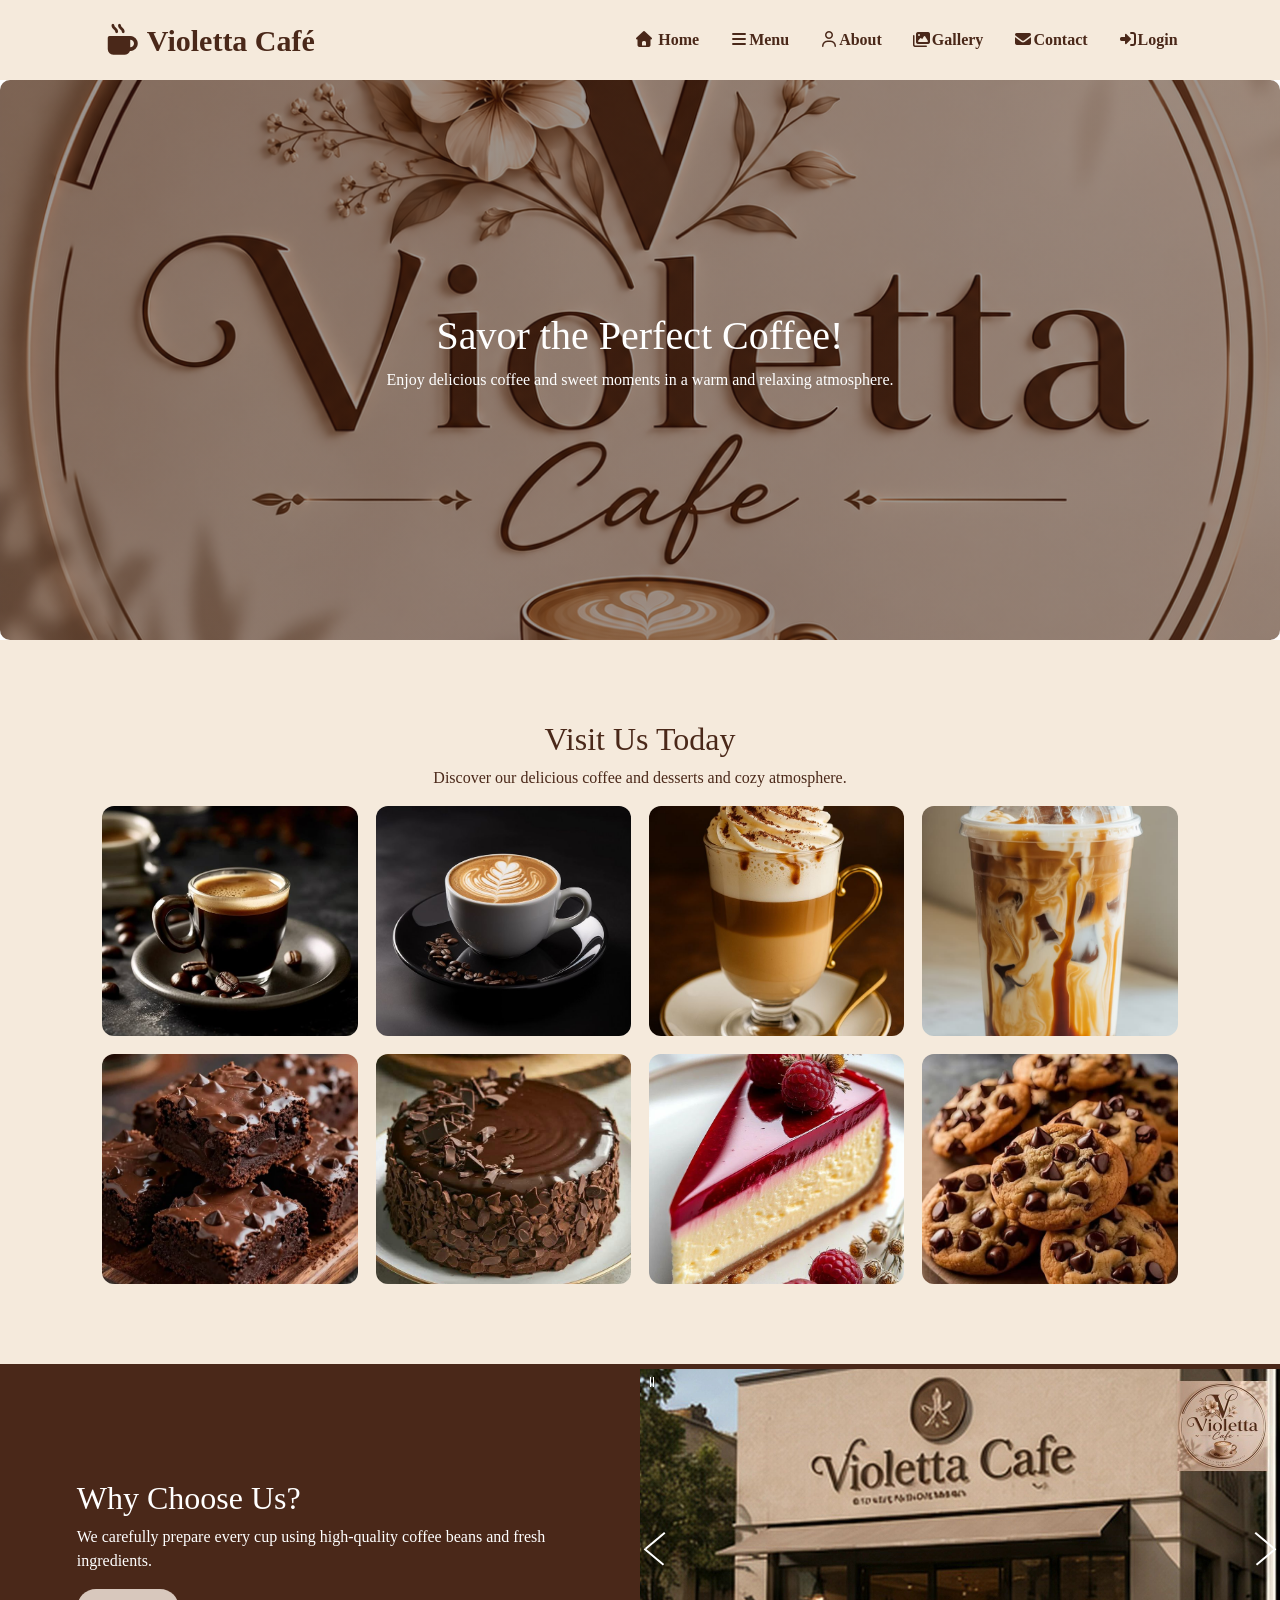
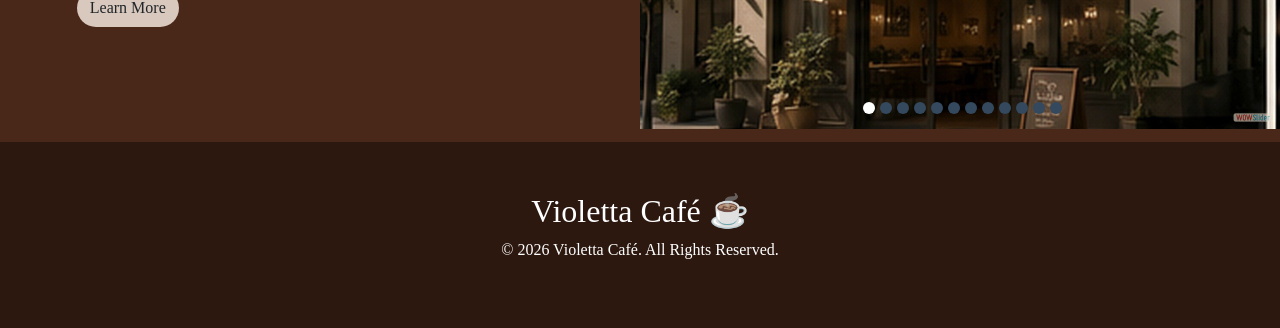
<file: web project/index.html>
<!DOCTYPE html>
<html lang="en">
<head>
    <meta charset="UTF-8">
    <meta name="viewport" content="width=device-width, initial-scale=1.0">

    <title>Violetta Café </title>

    <link rel="stylesheet" href="css/style.css">
    <link rel="stylesheet" href="css/bootstrap.min.css">
    <link rel="stylesheet" href="css/all.min.css">

	<link rel="stylesheet" type="text/css" href="engine0/style.css" />
	<script type="text/javascript" src="engine0/jquery.js"></script>
	<!-- End WOWSlider.com HEAD section --></head>

<body>
    <header>

        <div class="logo">
            <i class="fa-solid fa-mug-hot"></i> Violetta Café 
        </div>

        <nav>
            <a href="index.html"><i class="fa-solid fa-home"></i> Home</a>
            <a href="pages/menu.html"><i class="fa-solid fa-bars"></i>Menu</a>
            <a href="pages/about.html"><i class="fa-regular  fa-user"></i>About</a>
            <a href="pages/gallery.html"><i class="fa-solid fa-images"></i>Gallery</a>
            <a href="pages/contact.html"><i class="fa-solid fa-envelope"></i>Contact</a>
            <a href="pages/login.html"><i class="fas fa-sign-in-alt"></i>Login</a>
        </nav>

    </header>

    <main>

        <!-- Hero Section -->
        <section class="hero">

            <div class="hero-content">

                <h1>Savor the Perfect Coffee!</h1>

                <p>
                    Enjoy delicious coffee and sweet moments
                    in a warm and relaxing atmosphere.
                </p>

            </div>

        </section>

        <section class="gallery-preview">

            <h2>Visit Us Today</h2>

            <p>
                Discover our delicious coffee and desserts and cozy atmosphere.
            </p>

            <div class="gallery-container">

                <img src="images/coffee1.jpg" alt="Coffee">
                <img src="images/coffee2.jpg" alt="Coffee">
                <img src="images/coffee3.jpg" alt="Coffee">
                <img src="images/coffee4.jpg" alt="Coffee">
                <img src="images/brownie.jpg" alt="desserts">
                <img src="images/cake.jpg" alt="desserts">
                <img src="images/cheesecake.jpg" alt="desserts">
                <img src="images/cookies.jpg" alt="desserts">

            </div>

        </section>

        <!-- Why Choose Us -->
        <section class="why-us">

            <div class="why-text">

                <h2>Why Choose Us?</h2>

                <p>
                    We carefully prepare every cup using
                    high-quality coffee beans and fresh ingredients.
                </p>

                <a href="pages/about.html" class="btn">
                    Learn More
                </a>

            </div>

            <div class="why-image">
                
	<!-- Start WOWSlider.com BODY section --> <!-- add to the <body> of your page -->
	<div id="wowslider-container0">
	<div class="ws_images"><ul>
		<li><img src="data0/images/videocapture_.jpg" alt="" title="" id="wows0_0"/></li>
		<li><img src="data0/images/videocapture__0.jpg" alt="" title="" id="wows0_1"/></li>
		<li><img src="data0/images/videocapture__1.jpg" alt="" title="" id="wows0_2"/></li>
		<li><img src="data0/images/videocapture__2.jpg" alt="" title="" id="wows0_3"/></li>
		<li><img src="data0/images/videocapture__3.jpg" alt="" title="" id="wows0_4"/></li>
		<li><img src="data0/images/videocapture__4.jpg" alt="" title="" id="wows0_5"/></li>
		<li><img src="data0/images/videocapture__5.jpg" alt="" title="" id="wows0_6"/></li>
		<li><img src="data0/images/videocapture__6.jpg" alt="" title="" id="wows0_7"/></li>
		<li><img src="data0/images/videocapture__7.jpg" alt="" title="" id="wows0_8"/></li>
		<li><img src="data0/images/videocapture__8.jpg" alt="" title="" id="wows0_9"/></li>
		<li><a href="http://wowslider.net"><img src="data0/images/videocapture__9.jpg" alt="jquery slider" title="VideoCapture_٢٠٢٦٠٩٠٤-" id="wows0_10"/></a></li>
		<li><img src="data0/images/videocapture__10.jpg" alt="" title="" id="wows0_11"/></li>
	</ul></div>
	<div class="ws_bullets"><div>
		<a href="#" title=""><span><img src="data0/tooltips/videocapture_.jpg" alt=""/>1</span></a>
		<a href="#" title=""><span><img src="data0/tooltips/videocapture__0.jpg" alt=""/>2</span></a>
		<a href="#" title=""><span><img src="data0/tooltips/videocapture__1.jpg" alt=""/>3</span></a>
		<a href="#" title=""><span><img src="data0/tooltips/videocapture__2.jpg" alt=""/>4</span></a>
		<a href="#" title=""><span><img src="data0/tooltips/videocapture__3.jpg" alt=""/>5</span></a>
		<a href="#" title=""><span><img src="data0/tooltips/videocapture__4.jpg" alt=""/>6</span></a>
		<a href="#" title=""><span><img src="data0/tooltips/videocapture__5.jpg" alt=""/>7</span></a>
		<a href="#" title=""><span><img src="data0/tooltips/videocapture__6.jpg" alt=""/>8</span></a>
		<a href="#" title=""><span><img src="data0/tooltips/videocapture__7.jpg" alt=""/>9</span></a>
		<a href="#" title=""><span><img src="data0/tooltips/videocapture__8.jpg" alt=""/>10</span></a>
		<a href="#" title="VideoCapture_٢٠٢٦٠٩٠٤-"><span><img src="data0/tooltips/videocapture__9.jpg" alt="VideoCapture_٢٠٢٦٠٩٠٤-"/>11</span></a>
		<a href="#" title=""><span><img src="data0/tooltips/videocapture__10.jpg" alt=""/>12</span></a>
	</div></div><div class="ws_script" style="position:absolute;left:-99%"><a href="http://wowslider.net">css image gallery</a> by WOWSlider.com v9.0</div>
	<div class="ws_shadow"></div>
	</div>	
	<script type="text/javascript" src="engine0/wowslider.js"></script>
	<script type="text/javascript" src="engine0/script.js"></script>
	<!-- End WOWSlider.com BODY section -->
            </div>

        </section>

    </main>

    <footer>

        <h2>Violetta Café ☕</h2>
        <p>
            © 2026 Violetta Café. All Rights Reserved.
        </p>

    </footer>
    <script src="js/bootstrap.bundle.min.js"></script>

</body>

</html>
</file>
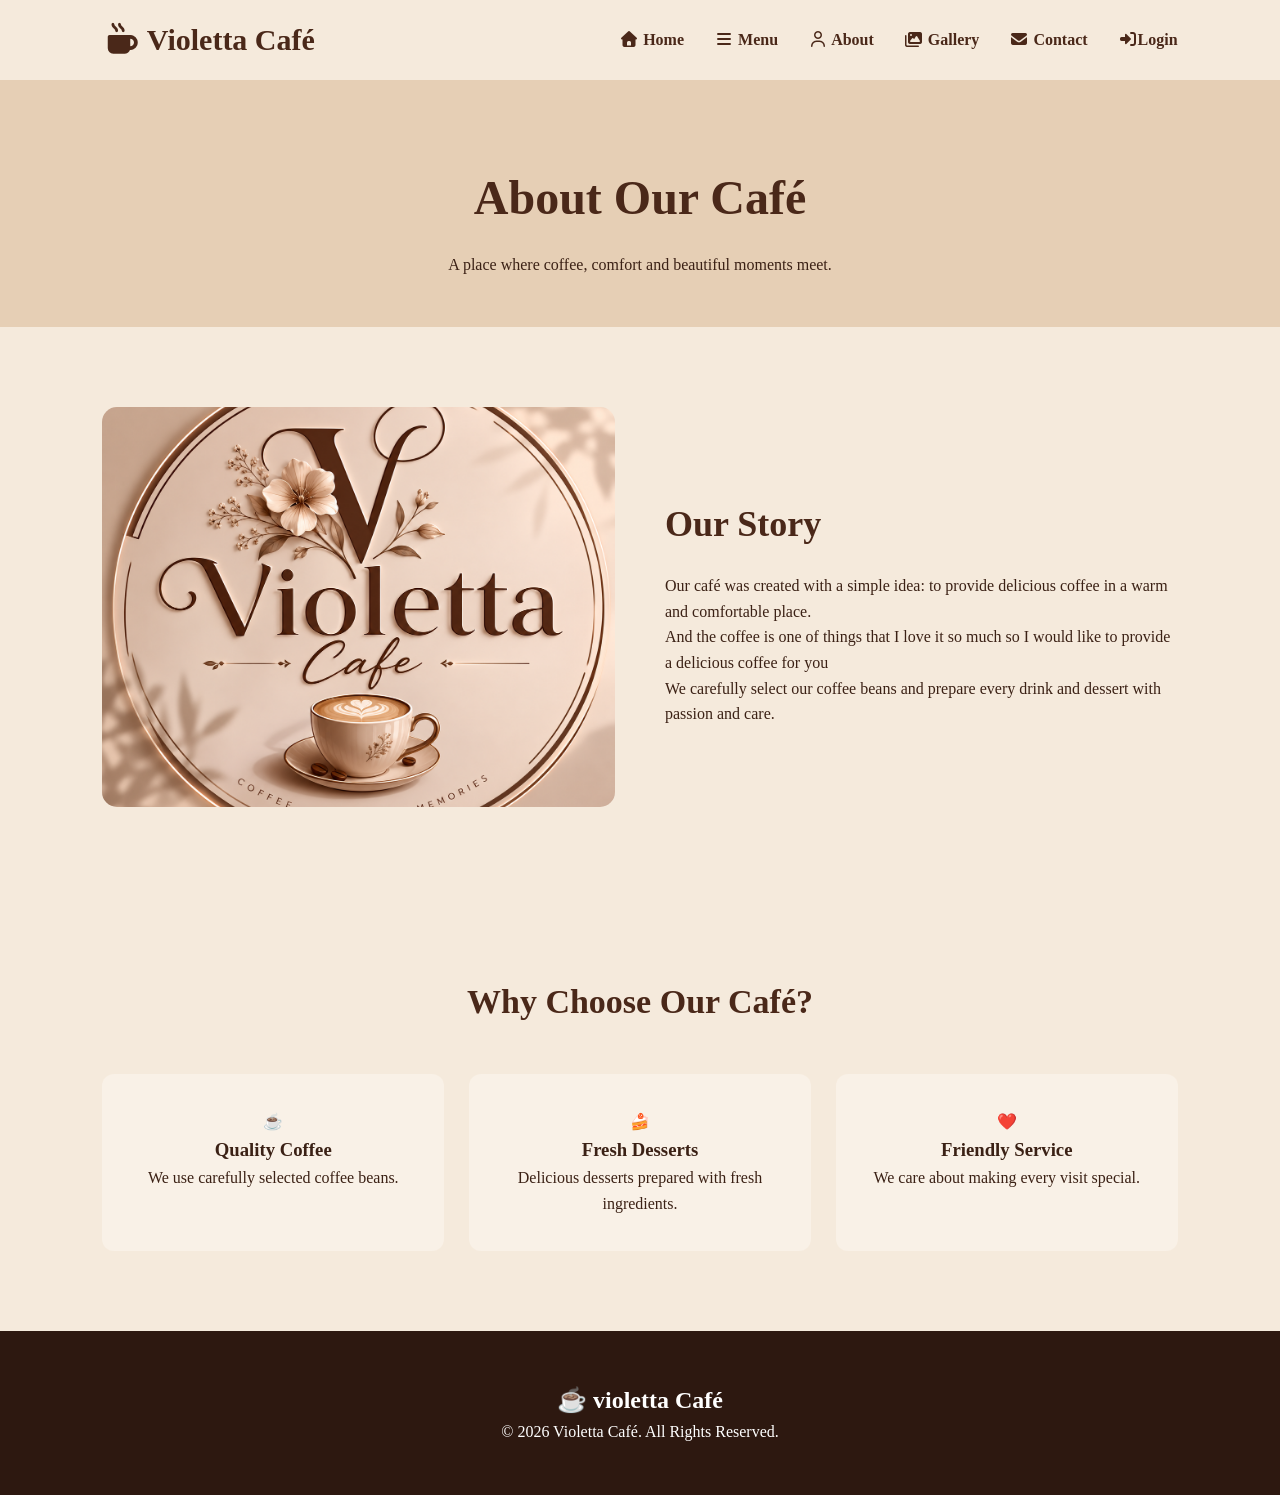
<file: web project/pages/about.html>
<!DOCTYPE html>
<html lang="en">

<head>
    <meta charset="UTF-8">
    <meta name="viewport" content="width=device-width, initial-scale=1.0">

    <title>violetta Café - About</title>

    <link rel="stylesheet" href="../css/style.css">
    <link rel="stylesheet" href="../css/all.min.css">
</head>

<body>

    <header>

        <div class="logo">
            <i class="fa-solid fa-mug-hot"></i> Violetta Café
        </div>

        <nav>
            <a href="../index.html"><i class="fa-solid fa-home"></i> Home</a>
            <a href="menu.html"><i class="fa-solid fa-bars"></i> Menu</a>
            <a href="about.html"><i class="fa-regular  fa-user"></i> About</a>
            <a href="gallery.html"><i class="fa-solid fa-images"></i> Gallery</a>
            <a href="contact.html"><i class="fa-solid fa-envelope"></i> Contact</a>
            <a href="login.html"><i class="fas fa-sign-in-alt"></i>Login</a>
        </nav>

    </header>

    <main>

        <section class="about-header">

            <h1>About Our Café</h1>

            <p>
                A place where coffee, comfort and beautiful moments meet.
            </p>

        </section>


        <!-- Our Story -->
        <section class="about-story">

            <div class="about-image">

                <img src="../images/vio.jpg" alt="logo">

            </div>


            <div class="about-text">

                <h2>Our Story</h2>

                <p>
                    Our café was created with a simple idea:
                    to provide delicious coffee in a warm and
                    comfortable place. <br>
                    And the coffee is one of things that I love it so much so I would like to provide a delicious coffee for you
                </p>

                <p>
                    We carefully select our coffee beans and
                    prepare every drink and dessert with passion and care.
                </p>

            </div>

        </section>


        <!-- Why Us -->
        <section class="about-features">

            <h2>Why Choose Our Café?</h2>

            <div class="features-grid">

                <article>
                    <div>☕</div>
                    <h3>Quality Coffee</h3>
                    <p>
                        We use carefully selected coffee beans.
                    </p>
                </article>


                <article>
                    <div>🍰</div>
                    <h3>Fresh Desserts</h3>
                    <p>
                        Delicious desserts prepared with fresh ingredients.
                    </p>
                </article>


                <article>
                    <div>❤️</div>
                    <h3>Friendly Service</h3>
                    <p>
                        We care about making every visit special.
                    </p>
                </article>

            </div>

        </section>

    </main>

    <footer>

        <h2>☕ violetta Café</h2>
        <p>© 2026 Violetta Café. All Rights Reserved.</p>

    </footer>
    <script src="../js/bootstrap.bundle.min.js"></script>

</body>

</html>
</file>
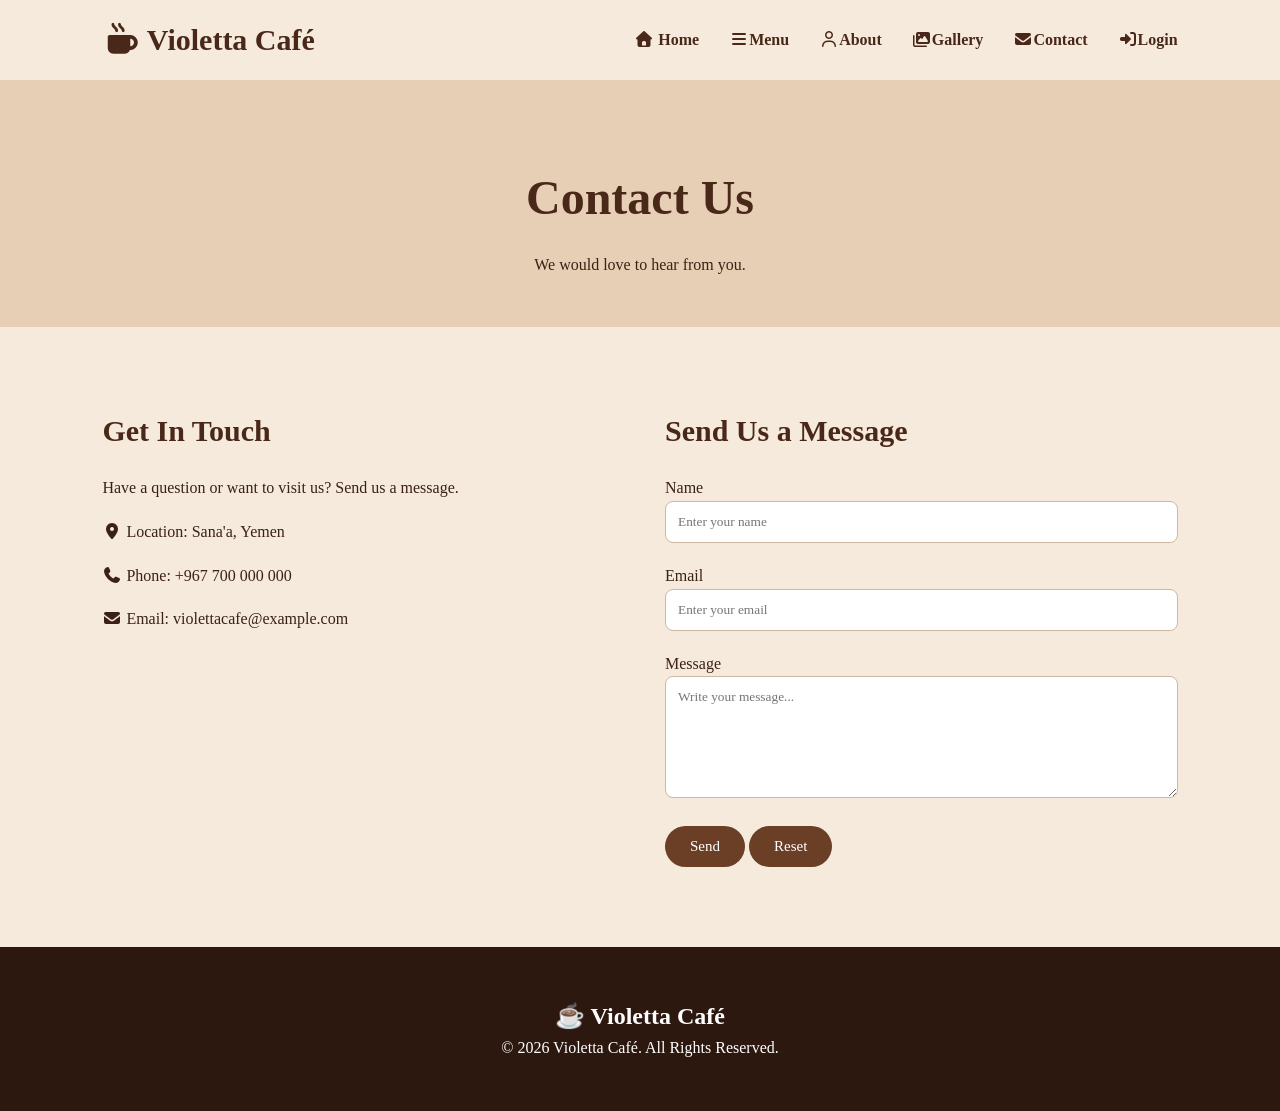
<file: web project/pages/contact.html>
<!DOCTYPE html>
<html lang="en">

<head>
    <meta charset="UTF-8">
    <meta name="viewport" content="width=device-width, initial-scale=1.0">

    <title>Violetta Café - Contact</title>

    <link rel="stylesheet" href="../css/style.css">
    <link rel="stylesheet" href="../css/all.min.css">
    <link rel="stylesheet" href="../css/toastr.min.css">
</head>

<body>

    <!-- Header -->
    <header>

        <div class="logo">
            <i class="fa-solid fa-mug-hot"></i> Violetta Café
        </div>

        <nav>
            <a href="../index.html"><i class="fa-solid fa-home"></i> Home</a>
            <a href="menu.html"><i class="fa-solid fa-bars"></i>Menu</a>
            <a href="about.html"><i class="fa-regular  fa-user"></i>About</a>
            <a href="gallery.html"><i class="fa-solid fa-images"></i>Gallery</a>
            <a href="contact.html"><i class="fa-solid fa-envelope"></i>Contact</a>
            <a href="login.html"><i class="fas fa-sign-in-alt"></i>Login</a>
        </nav>

    </header>
    <main>

        <!-- Contact Header -->
        <section class="contact-header">

            <h1>Contact Us</h1>

            <p> We would love to hear from you.</p>

        </section>

        <section class="contact-section">

            <div class="contact-info">

                <h2>Get In Touch</h2>

                <p>
                    Have a question or want to visit us?
                    Send us a message.
                </p>

                <p><i class="fa-solid fa-location-dot"></i> Location: Sana'a, Yemen</p>
                <p><i class="fa-solid fa-phone"></i> Phone: +967 700 000 000</p>
                <p><i class="fa-solid fa-envelope"></i> Email: violettacafe@example.com</p>

            </div>


            <div class="contact-form">

                <h2>Send Us a Message</h2>

                <form id="contactForm">

                    <label for="name">Name</label>

                    <input
                        type="text"
                        id="name"
                        name="name"
                        placeholder="Enter your name"
                        required>


                    <label for="email">Email</label>

                    <input
                        type="email"
                        id="email"
                        name="email"
                        placeholder="Enter your email"
                        required>


                    <label for="message">Message</label>

                    <textarea
                        id="message"
                        name="message"
                        rows="6"
                        placeholder="Write your message..."
                        required></textarea>


                    <div class="form-buttons">

                        <button type="submit">Send</button>

                        <button type="reset"> Reset</button>

                    </div>

                </form>

            </div>

        </section>

    </main>
    <footer>

        <h2>☕ Violetta Café</h2>
        <p>© 2026 Violetta Café. All Rights Reserved.</p>

    </footer>

</body>

</html>
</file>
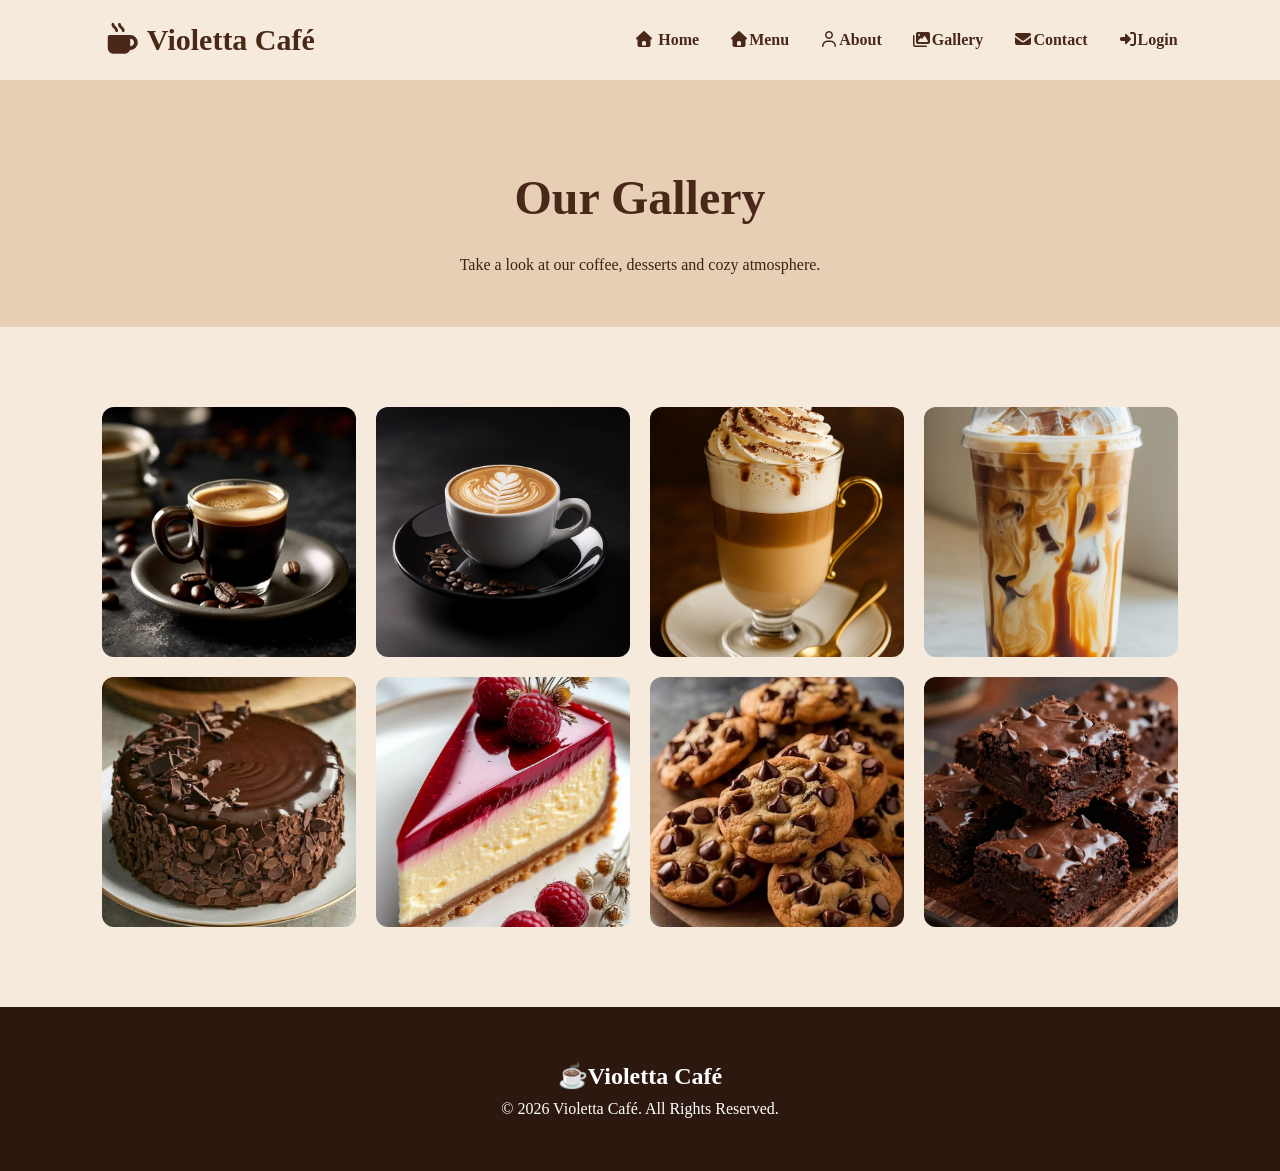
<file: web project/pages/gallery.html>
<!DOCTYPE html>
<html lang="en">

<head>
    <meta charset="UTF-8">
    <meta name="viewport" content="width=device-width, initial-scale=1.0">

    <title>Violetta Café - Gallery</title>

    <link rel="stylesheet" href="../css/style.css">
    <link rel="stylesheet" href="../css/all.min.css">
</head>

<body>

    <header>

        <div class="logo">
            <i class="fa-solid fa-mug-hot"></i> Violetta Café
        </div>

        <nav>
            <a href="../index.html"><i class="fa-solid fa-home"></i> Home</a>
            <a href="menu.html"><i class="fa-solid fa-home"></i>Menu</a>
            <a href="about.html"><i class="fa-regular  fa-user"></i>About</a>
            <a href="gallery.html"><i class="fa-solid fa-images"></i>Gallery</a>
            <a href="contact.html"><i class="fa-solid fa-envelope"></i>Contact</a>
            <a href="login.html"><i class="fas fa-sign-in-alt"></i>Login</a>
        </nav>

    </header>


    <main>

        <!-- Gallery Header -->
        <section class="gallery-header">

            <h1>Our Gallery</h1>

            <p>
                Take a look at our coffee, desserts and cozy atmosphere.
            </p>

        </section>


        <!-- Gallery -->
        <section class="full-gallery">

            <div class="gallery-grid">

                <img src="../images/coffee1.jpg" alt="Coffee">

                <img src="../images/coffee2.jpg" alt="Latte">

                <img src="../images/coffee3.jpg" alt="Cappuccino">

                <img src="../images/coffee4.jpg" alt="Cold Brew">

                <img src="../images/cake.jpg" alt="Chocolate Cake">

                <img src="../images/cheesecake.jpg" alt="Cheesecake">

                <img src="../images/cookies.jpg" alt="Cookies">

                <img src="../images/brownie.jpg" alt="Brownie">

            </div>

        </section>

    </main>


    <footer>

        <h2>☕Violetta Café</h2>
        <p>© 2026 Violetta Café. All Rights Reserved.</p>

    </footer>
    <script src="../js/bootstrap.bundle.min.js"></script>

</body>

</html>
</file>
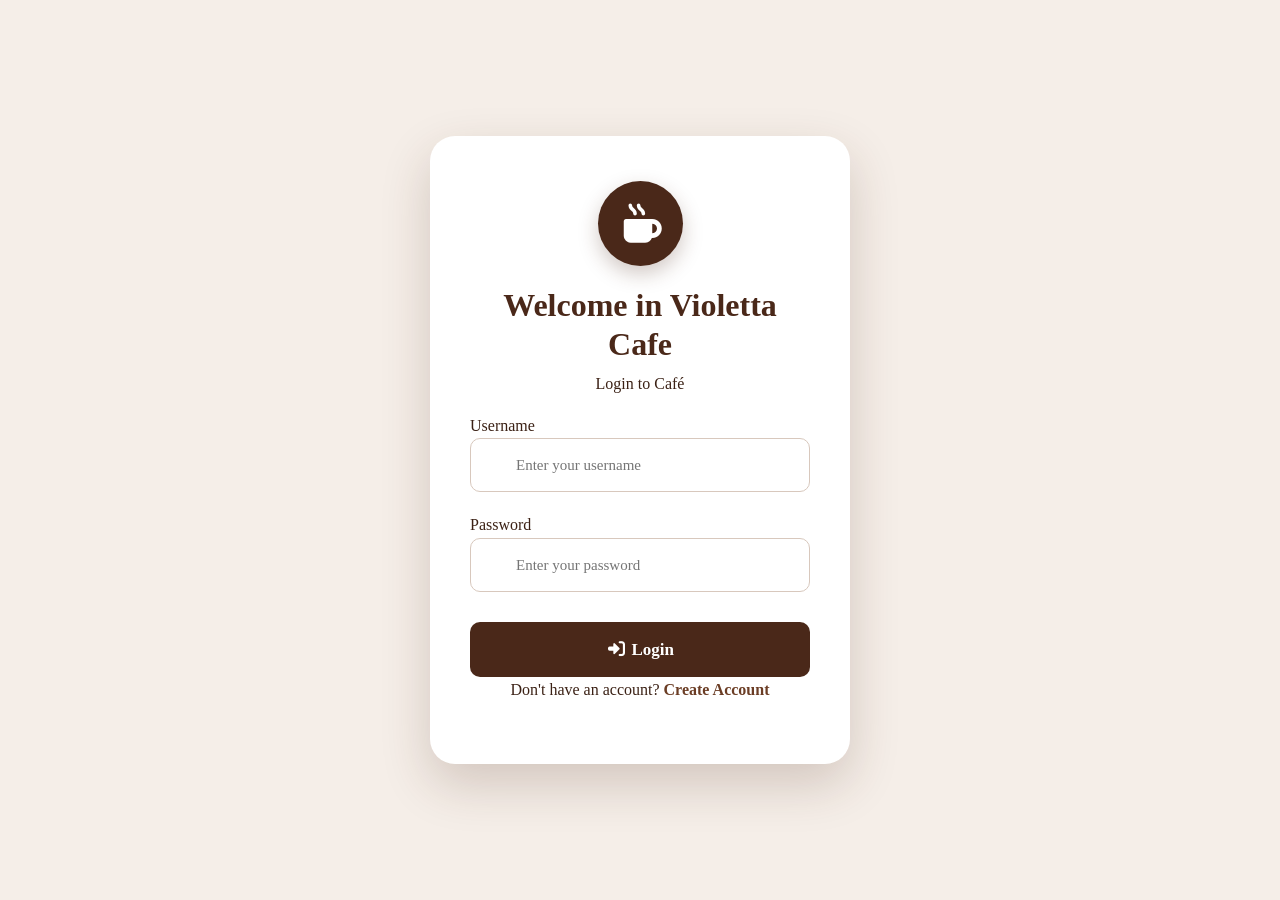
<file: web project/pages/login.html>
<!DOCTYPE html>
<html lang="en">
<head>
    <meta charset="UTF-8">
    <meta name="viewport" content="width=device-width, initial-scale=1.0">
    <title>Login - Café</title>
    <link rel="stylesheet" href="../css/bootstrap.min.css">
    <link rel="stylesheet" href="../css/all.min.css">
    <link rel="stylesheet" href="../css/style.css">
</head>

<body>

    <div class="login-page">

        <div class="login-card">

            <div class="login-icon">
                <i class="fa-solid fa-mug-hot"></i>
            </div>

            <h1>Welcome in Violetta Cafe </h1>

            <p>Login to Café</p>


            <form id="loginForm">
                <!-- Username -->
                <div class="login-field">
                    <label for="username">Username</label>
                    <div class="login-input">
                        <input type="text"
                               id="username"
                               placeholder="Enter your username">
                    </div>

                    <small id="usernameError">
                        Please enter your username.
                    </small>

                </div>


                <!-- Password -->
                <div class="login-field">
                    <label for="password">Password</label>
                    <div class="login-input">
                        <input type="password"
                               id="password"
                               placeholder="Enter your password">
                    </div>

                    <small id="passwordError">
                        Please enter your password.
                    </small>

                </div>


                <!-- Login Button -->
                <button type="submit" class="login-button">
                    <i class="fa-solid fa-right-to-bracket"></i>
                   Login 
                </button>

                <div class="create-account">
                    <p>
                        Don't have an account?
                        <a href="#" id="showSignup">
                            Create Account
                        </a>
                    </p>
                
                </div>
                
                
                <div id="signupForm" style="display:none;">
                
                
                <div class="login-field">
                
                <label>New Username</label>
                
                <div class="login-input"> 
                <input type="text" id="newUsername"
                placeholder="Enter username"> 
                </div>
                
                <small id="newUsernameError">
                Username is required.
                </small>
                
                </div>
                
                
                
                <div class="login-field">
                
                 <label>Email</label>
                
                 <div class="login-input">                
                      <input type="email" id="email"
                      placeholder="Enter email"> 
                 </div>
                
                 <small id="emailError">
                 Enter valid email.
                 </small>
                
                </div>
                
                
                
                <div class="login-field">
                
                <label>Password</label>
                
                <div class="login-input">                
                <input type="password" id="newPassword"
                placeholder="Create password">
                
                </div>
                
                <small id="newPasswordError">
                Password is required.
                </small>
                
                </div>
                
                            
                <button type="button"
                class="login-button"
                id="createBtn">
                
                Create Account
                
                </button>
                
                
                </div>
            </form>

        </div>

    </div>
    <script src="../js/bootstrap.bundle.min.js"></script>
   <script src="../js/script.js"></script>
</body>

</html>
</file>
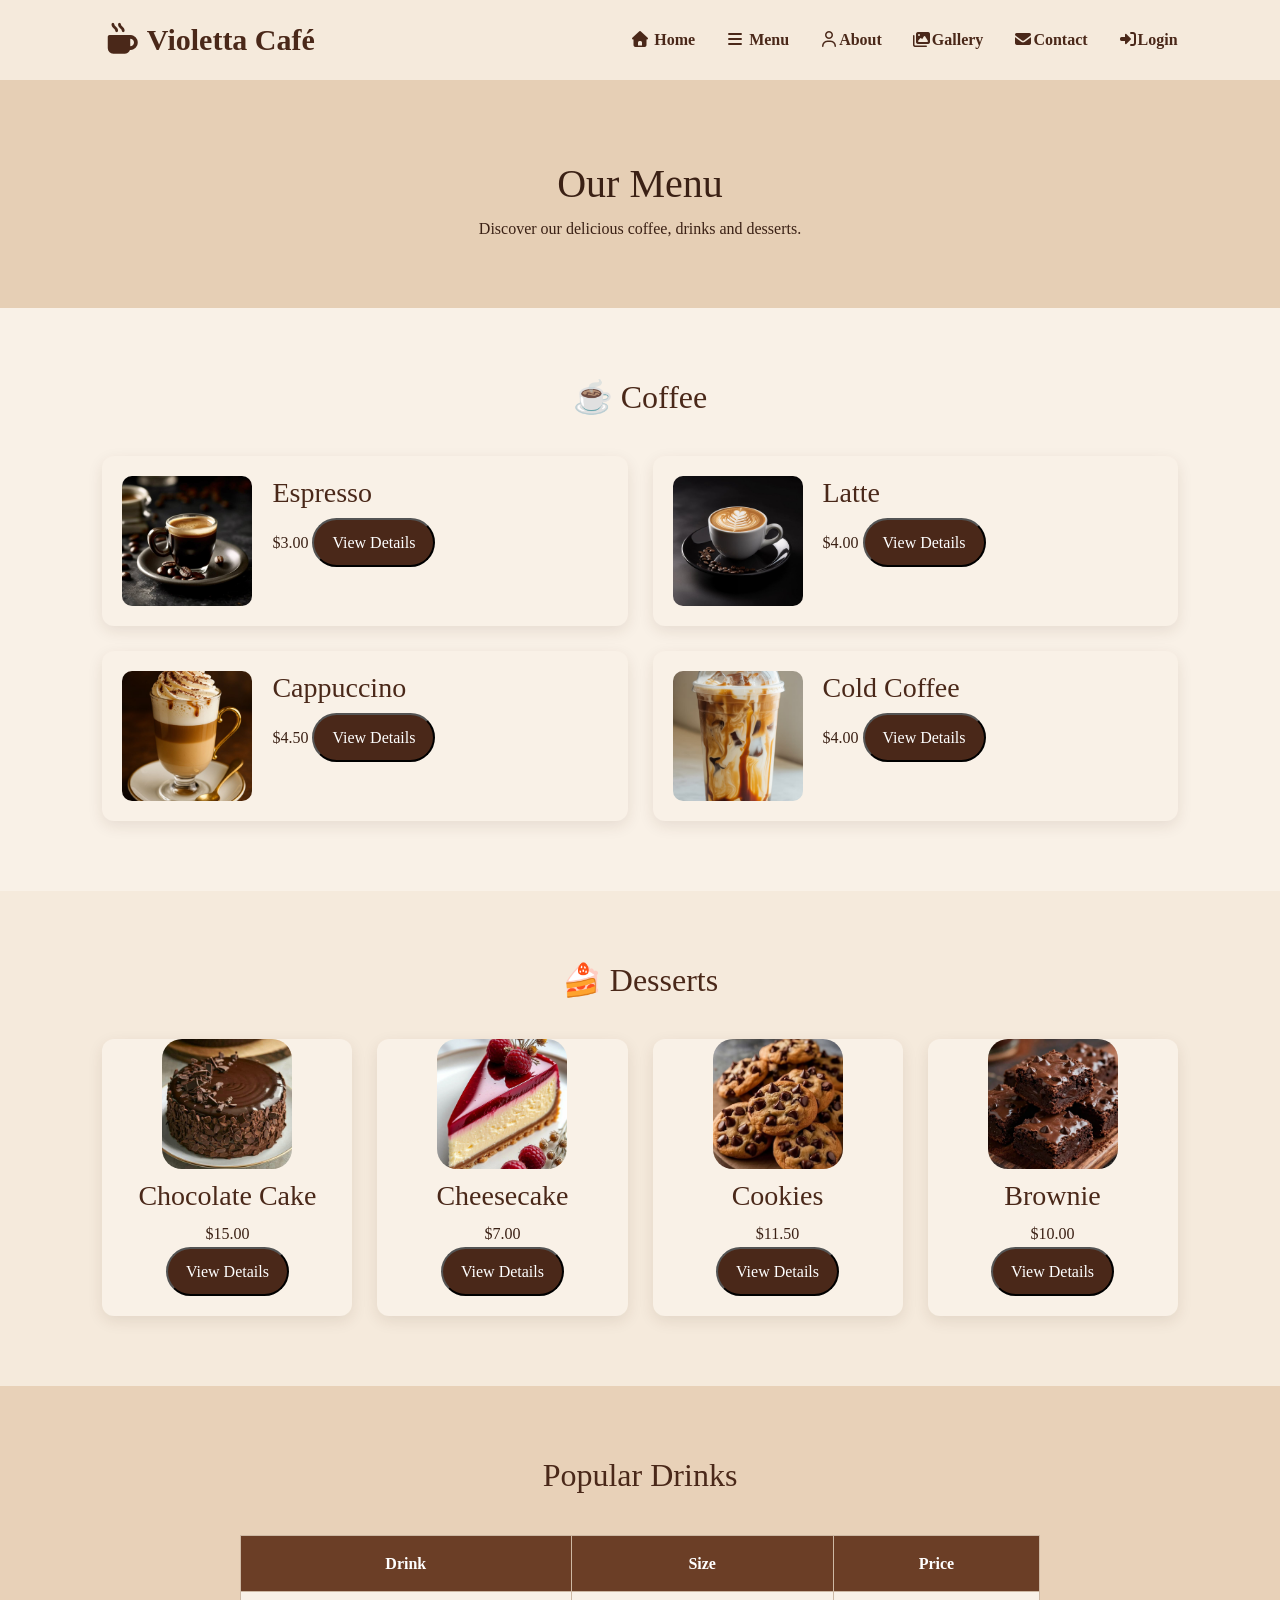
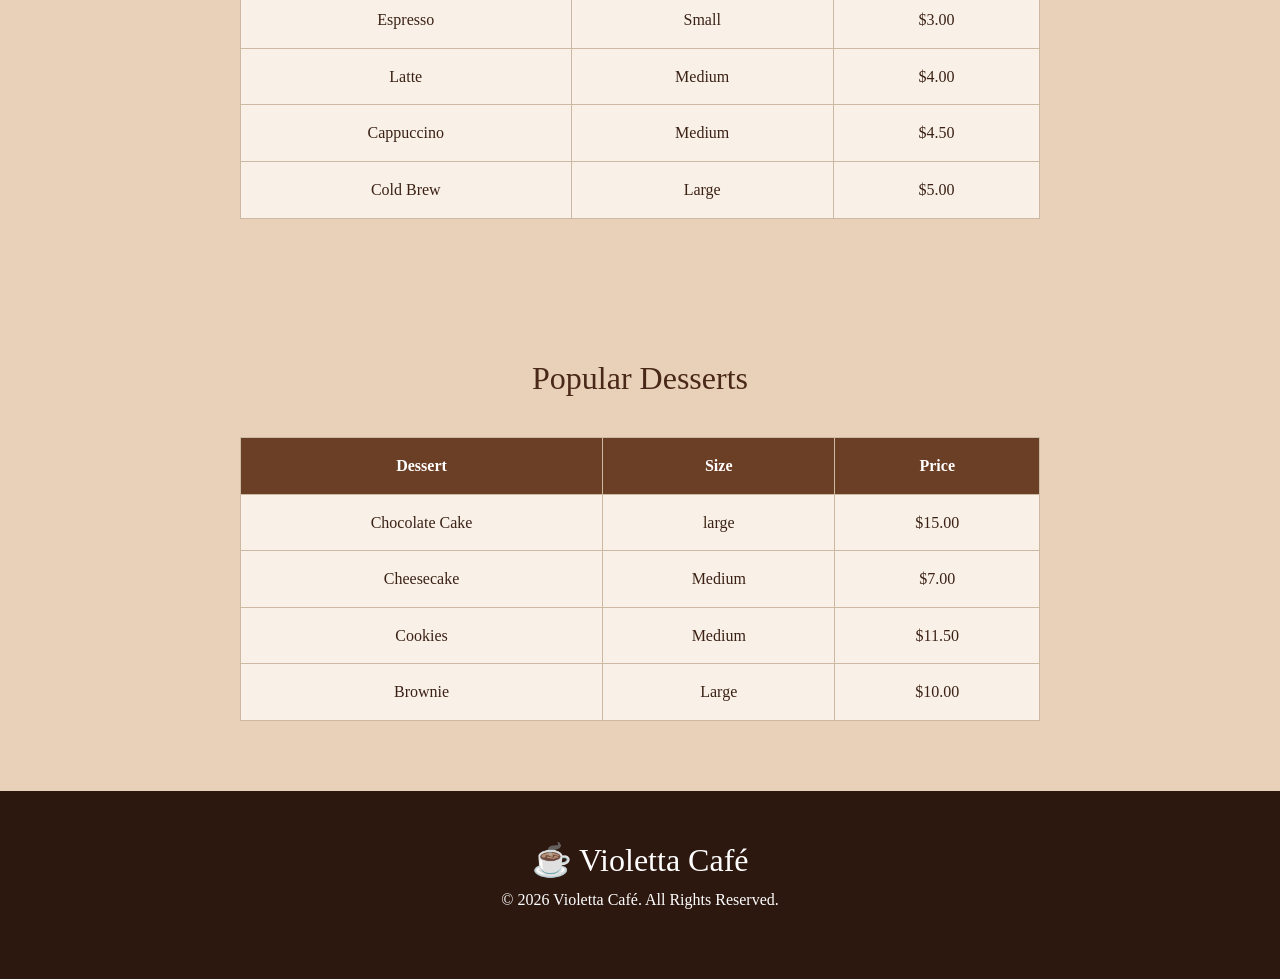
<file: web project/pages/menu.html>
<!DOCTYPE html>
<html lang="en">

<head>
    <meta charset="UTF-8">
    <meta name="viewport" content="width=device-width, initial-scale=1.0">

    <title>Violetta Café - Menu</title>
    <link rel="stylesheet" href="../css/bootstrap.min.css">
    <link rel="stylesheet" href="../css/toastr.min.css">
    <link rel="stylesheet" href="../css/all.min.css">
    <link rel="stylesheet" href="../css/style.css">
    
</head>

<body>

    <!-- Header -->
    <header>

        <div class="logo">
            <i class="fa-solid fa-mug-hot"></i> Violetta Café
        </div>

        <nav>
            <a href="../index.html"><i class="fa-solid fa-home"></i> Home</a>
            <a href="menu.html"><i class="fa-solid fa-bars"></i> Menu</a>
            <a href="about.html"><i class="fa-regular  fa-user"></i>About</a>
            <a href="gallery.html"><i class="fa-solid fa-images"></i>Gallery</a>
            <a href="contact.html"><i class="fa-solid fa-envelope"></i>Contact</a>
            <a href="login.html"><i class="fas fa-sign-in-alt"></i>Login</a>
        </nav>

    </header>


    <!-- Main -->
    <main>

        <section class="menu-header">

            <h1>Our Menu</h1>

            <p>
                Discover our delicious coffee, drinks and desserts.
            </p>

        </section>


        <!-- Coffee Menu -->
        <section class="menu-section">

            <h2>☕ Coffee</h2>

            <div class="menu-grid">

                <article class="menu-item">
                    <img src="../images/coffee1.jpg" alt="Espresso">

                    <div>
                        <h3>Espresso</h3>
                        <span>$3.00</span>
                        <button class="details-btn" data-name="Espresso" data-image="../images/coffee1.jpg" data-desc="Rich and strong coffee" data-price="$3.00">View Details</button>
                    </div>
                </article>


                <article class="menu-item">
                    <img src="../images/coffee2.jpg" alt="Latte">

                    <div>
                        <h3>Latte</h3>
                        <span>$4.00</span>
                        <button class="details-btn" data-name="Latte" data-image="../images/coffee2.jpg" data-desc="Smooth coffee with creamy milk" data-price="$4.00">View Details</button>

                    </div>
                </article>


                <article class="menu-item">
                    <img src="../images/coffee3.jpg" alt="Cappuccino">

                    <div>
                        <h3>Cappuccino</h3>
                        <span>$4.50</span>
                        <button class="details-btn" data-name="Cappuccino" data-image="../images/coffee3.jpg" data-desc="Espresso with steamed milk foam" data-price="$4.50">View Details</button>

                    </div>
                </article>


                <article class="menu-item">
                    <img src="../images/coffee4.jpg" alt="Cold Brew">

                    <div>
                        <h3>Cold Coffee</h3>
                        <span>$4.00</span>
                        <button class="details-btn" data-name="Cold Coffee" data-image="../images/coffee4.jpg" data-desc="Refreshing cold coffee" data-price="$4.00">View Details</button>

                    </div>
                </article>

            </div>

        </section>


      <!-- Desserts -->
<section class="desserts-section">

    <h2>🍰 Desserts</h2>

    <div class="desserts-grid">

        <article class="dessert-card">
            <img src="../images/cake.jpg" alt="Chocolate Cake">
            <h3>Chocolate Cake</h3>
            <span>$15.00 <br></span>
            <button class="details-btn" data-name="Chocolate Cake" data-image="../images/cake.jpg" data-desc="Rich Delicious chocolate cake" data-price="$15.00">View Details</button>
        </article>


        <article class="dessert-card">
            <img src="../images/cheesecake.jpg" alt="Cheesecake">
            <h3>Cheesecake</h3>
            <span>$7.00 <br></span>
            <button class="details-btn" data-name="Cheesecake Cake" data-image="../images/cheesecake.jpg" data-desc="Creamy and Delicious cheesecake" data-price="$7.00">View Details</button>
        </article>


        <article class="dessert-card">
            <img src="../images/cookies.jpg" alt="Cookies">
            <h3>Cookies</h3>
            <span>$11.50 <br></span>
            <button class="details-btn" data-name="Cookies" data-image="../images/cookies.jpg" data-desc="Fresh and crunchy cookies" data-price="$11.50">View Details</button>
        </article>


        <article class="dessert-card">
            <img src="../images/brownie.jpg" alt="Brownie">
            <h3>Brownie</h3>
            <span>$10.00 <br></span>
            <button class="details-btn" data-name="Brownie" data-image="../images/brownie.jpg" data-desc="Soft chocolate brownie" data-price="$10.00">View Details</button>
        </article>

    </div>

</section>


        <!-- Menu Table -->
        <section class="menu-table-section">

            <h2>Popular Drinks</h2>

            <table>

                <thead>
                    <tr>
                        <th>Drink</th>
                        <th>Size</th>
                        <th>Price</th>
                    </tr>
                </thead>

                <tbody>

                    <tr>
                        <td>Espresso</td>
                        <td>Small</td>
                        <td>$3.00</td>
                    </tr>

                    <tr>
                        <td>Latte</td>
                        <td>Medium</td>
                        <td>$4.00</td>
                    </tr>

                    <tr>
                        <td>Cappuccino</td>
                        <td>Medium</td>
                        <td>$4.50</td>
                    </tr>

                    <tr>
                        <td>Cold Brew</td>
                        <td>Large</td>
                        <td>$5.00</td>
                    </tr>

                </tbody>

            </table>

        </section>

                <section class="menu-table-section">

            <h2>Popular Desserts</h2>

            <table>

                <thead>
                    <tr>
                        <th>Dessert</th>
                        <th>Size</th>
                        <th>Price</th>
                    </tr>
                </thead>

                <tbody>

                    <tr>
                        <td>Chocolate Cake</td>
                        <td>large</td>
                        <td>$15.00</td>
                    </tr>

                    <tr>
                        <td>Cheesecake</td>
                        <td>Medium</td>
                        <td>$7.00</td>
                    </tr>

                    <tr>
                        <td>Cookies</td>
                        <td>Medium</td>
                        <td>$11.50</td>
                    </tr>

                    <tr>
                        <td>Brownie</td>
                        <td>Large</td>
                        <td>$10.00</td>
                    </tr>

                </tbody>

            </table>

        </section>

    </main>


    <!-- Footer -->
    <footer>

        <h2>☕ Violetta Café</h2>
        <p>© 2026 Violetta Café. All Rights Reserved.</p>

    </footer>
<!-- Modal -->
<div class="modal fade" id="productModal" tabindex="-1">

    <div class="modal-dialog modal-dialog-centered">

        <div class="modal-content">

            <div class="modal-header">

                <h5 class="modal-title">
                    Details
                </h5>

                <button type="button"
                        class="btn-close"
                        data-bs-dismiss="modal">
                </button>

            </div>


            <div class="modal-body" id="modalContent">

            </div>


        </div>

    </div>

</div>


<script src="../js/jquery-3.1.1.min.js"></script>
<script src="../js/bootstrap.bundle.min.js"></script>
<script src="../js/toastr.min.js"></script>
<script src="../js/script.js"></script>

</body>

</html>
</file>
<file: web project/css/style.css>
/* =========================
   General
========================= */
* {
    font-family: initial;
    margin: 0;
    padding: 0;
    box-sizing: border-box;
}
body {
    font-family: Arial, sans-serif;
    background-color: #f5eadc;
    color: #3b2115;
    line-height: 1.6;}
/* =========================
   Header
========================= */
header {
    height: 80px;
    background-color: #f5eadc;
    display: flex;
    justify-content: space-between;
    align-items: center;
    padding: 0 8%;
    position: relative;
    z-index: 10;
}
.logo {
    font-size: 30px;
    font-weight: bold;
    color: #4a2819;
}
nav {
    display: flex;
    align-items: center;
    gap: 30px;
}
nav a { text-decoration: none;
    color: #4a2819;
    font-size: 16px;
    font-weight: bold;
    transition: 0.3s;
}
nav a:hover {
    color: #b4774e;
}
/* =========================
   Hero
========================= */
.hero {
    min-height: 560px;
    background-image:
        linear-gradient(
            rgba(35, 20, 12, 0.45),
            rgba(35, 20, 12, 0.45)
        ),
        url("../images/vio.jpg");
    background-size: cover;
    background-position: center;
    display: flex;
    align-items: center;
    justify-content: center;
    text-align: center;
    padding: 60px 20px;
    border-radius: 10px;
}
.hero-content {
    max-width: 700px;
    color: rgb(255, 255, 255);
}
/* =========================
   Why Choose Us
========================= */
.why-us {
    display: grid;
    grid-template-columns: 1fr 1fr;
    align-items: stretch;
    background-color: #4a2819;
    color: white;
}
.why-text {
    padding: 80px 12%;
    display: flex;
    flex-direction: column;
    justify-content: center;
}
.why-text .btn {
    width: fit-content;
    background-color: #d8c8bd;
    border-radius: 40px;
}
/* =========================
   Gallery
========================= */
.gallery-preview {
    text-align: center;
    padding: 80px 8%;
    background-color: #f5eadc;
    color: #4a2819;
}
.gallery-container {
    display: grid;
    grid-template-columns: 1fr 1fr 1fr 1fr;
    gap: 18px;
}
.gallery-container img {
    width: 100%;
    height: 230px;
    object-fit: cover;
    border-radius: 12px;
}
/* =========================
   Footer
========================= */
footer {
    background-color: #2d1810;
    color: white;
    text-align: center;
    padding: 50px 20px;
}
/* =========================
   Responsive
========================= */
@media (max-width: 768px) {
    header {
        height: auto;
        flex-direction: column;
        gap: 15px;
        padding: 20px;
    }

    nav {
        gap: 15px;
        flex-wrap: wrap;
        justify-content: center;
    }

    .hero {
        min-height: 500px;
        padding: 40px 25px;
    }

    .why-us {
        grid-template-columns: 1fr;
    }

    .gallery-container {
        grid-template-columns: repeat(2, 1fr);
    }
}

@media (max-width: 480px) {
    .gallery-container {
        grid-template-columns: 1fr;
    }

    .hero h1 {
        font-size: 32px;
    }
}
/* =========================
   Menu Page
========================= */
.menu-header,
.about-header,
.gallery-header,
.contact-header {
    text-align: center;
    background-color: #e6cfb5;
    padding: 80px 20px 50px;
}

/* Coffee Cards */
.menu-section {
    padding: 70px 8%;
    background-color: #f9f1e7;
}

.menu-section h2,
.menu-table-section h2 {
    text-align: center;
    font-size: 32px;
    color: #4a2819;
    margin-bottom: 40px;
}

.menu-grid {
    display: grid;
    grid-template-columns: repeat(2, 1fr);
    gap: 25px;
}

.menu-item {
    display: flex;
    gap: 20px;
    background-color: #f9f1e7;
    padding: 20px;
    border-radius: 12px;
    box-shadow: 0 5px 15px rgba(70, 40, 20, 0.10);
    transition: 0.3s;
}

.menu-item:hover {
    transform: translateY(-5px);
}

.menu-item img {
    width: 130px;
    height: 130px;
    object-fit: cover;
    border-radius: 10px;
}

.menu-item h3,
.dessert-card h3 {
    color: #4a2819;
}

/* Table */
.menu-table-section {
    padding: 70px 8%;
    background-color: #e8d1b8;
}

table {
    width: 100%;
    max-width: 800px;
    margin: auto;
    border-collapse: collapse;
    background-color: #f9f1e7;
}

th,
td {
    padding: 15px;
    text-align: center;
    border: 1px solid #cdb8a3;
}

th {
    background-color: #6b3e26;
    color: white;
}

/* Menu Responsive */
@media (max-width: 768px) {
    .menu-grid {
        grid-template-columns: 1fr;
    }

    .menu-item {
        flex-direction: column;
    }

    .menu-item img {
        width: 100%;
        height: 220px;
    }

    .menu-header h1 {
        font-size: 40px;
    }
}

/* =========================
   Desserts
========================= */
.desserts-section {
    padding: 70px 8%;
    background-color: #f5eadc;
}

.desserts-section h2 {
    text-align: center;
    font-size: 32px;
    color: #4a2819;
    margin-bottom: 40px;
}

.desserts-grid {
    display: grid;
    grid-template-columns: repeat(4, 1fr);
    gap: 25px;
}

.dessert-card {
    background-color: #f9f1e7;
    border-radius: 12px;
    overflow: hidden;
    text-align: center;
    padding-bottom: 20px;
    box-shadow: 0 5px 15px rgba(70, 40, 20, 0.10);
    transition: 0.3s;
}

.dessert-card:hover {
    transform: translateY(-7px);
}

.dessert-card img {
    width: 130px;
    height: 130px;
    object-fit: cover;
    border-radius: 20px;
}

.dessert-card h3 {
margin-top: 10px;}

/* Responsive */
@media (max-width: 768px) {
    .desserts-grid {
        grid-template-columns: repeat(2, 1fr);
    }
}

@media (max-width: 480px) {
    .desserts-grid {
        grid-template-columns: 1fr;
    }
}

/* =========================
   About Page
========================= */
.about-header h1,
.gallery-header h1,
.contact-header h1 {
    font-size: 48px;
    color: #4a2819;
    margin-bottom: 15px;
}

/* Our Story */
.about-story {
    display: grid;
    grid-template-columns: 1fr 1fr;
    align-items: center;
    gap: 50px;
    padding: 80px 8%;
}

.about-image img {
    width: 100%;
    height: 400px;
    object-fit: cover;
    border-radius: 15px;
}

.about-text h2 {
    font-size: 36px;
    color: #4a2819;
    margin-bottom: 20px;
}

/* Features */
.about-features {
    text-align: center;
    padding: 80px 8%;
    background-color: #f5eadc;
}

.about-features > h2 {
    font-size: 34px;
    color: #4a2819;
    margin-bottom: 45px;
}

.features-grid {
    display: grid;
    grid-template-columns: repeat(3, 1fr);
    gap: 25px;
}

.features-grid article {
    background-color: #f9f1e7;
    padding: 35px 25px;
    border-radius: 12px;
}

/* =========================
   Gallery Page
========================= */
.full-gallery {
    padding: 80px 8%;
    background-color: #f5eadc;
}

.gallery-grid {
    display: grid;
    grid-template-columns: repeat(4, 1fr);
    gap: 20px;
}

.gallery-grid img {
    width: 100%;
    height: 250px;
    object-fit: cover;
    border-radius: 12px;
    transition: 0.3s;
}

.gallery-grid img:hover {
    transform: scale(1.04);
}

/* =========================
   Contact Page
========================= */
.contact-section {
    display: grid;
    grid-template-columns: 1fr 1fr;
    gap: 50px;
    padding: 80px 8%;
    background-color: #f5eadc;
}

.contact-info h2,
.contact-form h2 {
    font-size: 30px;
    color: #4a2819;
    margin-bottom: 20px;
}

.contact-info p {
    margin-bottom: 18px;
}

.contact-form input,
.contact-form textarea {
    width: 100%;
    padding: 12px;
    margin-bottom: 20px;
    border: 1px solid #cdb8a3;
    border-radius: 8px;
    background-color: white;
    font-family: inherit;
    outline: none;
}

.form-buttons button {
    border: none;
    padding: 12px 25px;
    border-radius: 25px;
    background-color: #6b3e26;
    color: white;
    font-size: 15px;
}

.form-buttons button:hover {
    background-color: #9b633f;
}

/* =========================
   LOGIN PAGE
   ========================= */
.login-page {
    min-height: 100vh;
    display: flex;
    justify-content: center;
    align-items: center;
    padding: 30px;
    background: #f5eee8;
}
/* Login Card */
.login-card {
    width: 420px;
    background: #ffffff;
    padding: 45px 40px;
    border-radius: 25px;
    text-align: center;
    box-shadow: 0 20px 50px rgba(74, 40, 25, 0.20);
}
/* Coffee Icon */
.login-icon {
    width: 85px;
    height: 85px;
    margin: 0 auto 20px;
    display: flex;
    justify-content: center;
    align-items: center;
    background: #4a2819;
    color: #ffffff;
    border-radius: 50%;
    font-size: 38px;
    box-shadow: 0 8px 20px rgba(74, 40, 25, 0.25);
}
/* Title */
.login-card h1 {
    color: #4a2819;
    font-size: 32px;
    font-weight: bold;
}
/* Fields */
.login-field {
    text-align: left;
    margin-bottom: 20px;
}
/* Input */
.login-input {
    position: relative;
}
.login-input input {
    width: 100%;
    padding: 14px 15px 14px 45px;
    border: 1px solid #d8c8bd;
    border-radius: 10px;
    outline: none;
    font-size: 15px;
    box-sizing: border-box;
    transition: 0.3s;
}
/* Validation Error */
.login-field small {
    display: none;
}
/* Login Button */
.login-button {
    width: 100%;
    margin-top: 10px;
    padding: 14px;
    border: none;
    border-radius: 10px;
    background: #4a2819;
    color: #ffffff;
    font-size: 17px;
    font-weight: bold;
    cursor: pointer;
}
.create-account a {
    color: #6b3d25;
    font-weight: bold;
    text-decoration: none;
}
/* =========================
   MENU MODAL STYLE
   ========================= */
.details-btn,
.order-btn {
    background: #4a2819;
    color: white;
    padding: 10px 18px;
    border-radius: 25px;
}
/* Modal */
.modal-content {
    border-radius: 20px;
    box-shadow: 0 20px 50px rgba(0, 0, 0, 0.25);
}
</file>
<file: web project/engine0/style.css>
/*
 *	generated by WOW Slider 9.0
 *	template Stream
 */
@import url(https://fonts.googleapis.com/css?family=PT+Sans&subset=latin,latin-ext);
#wowslider-container0 { 
	display: table;
	zoom: 1; 
	position: relative;
	width: 100%;
	max-width: 1280px;
	max-height:720px;
	margin:5px auto 12.5px;
	z-index:90;
	text-align:left; /* reset align=center */
	font-size: 10px;
	text-shadow: none; /* fix some user styles */

	/* reset box-sizing (to boostrap friendly) */
	-webkit-box-sizing: content-box;
	-moz-box-sizing: content-box;
	box-sizing: content-box; 
}
* html #wowslider-container0{ width:1280px }
#wowslider-container0 .ws_images ul{
	position:relative;
	width: 10000%; 
	height:100%;
	left:0;
	list-style:none;
	margin:0;
	padding:0;
	border-spacing:0;
	overflow: visible;
	/*table-layout:fixed;*/
}
#wowslider-container0 .ws_images ul li{
	position: relative;
	width:1%;
	height:100%;
	line-height:0; /*opera*/
	overflow: hidden;
	float:left;
	/*font-size:0;*/
	padding:0 0 0 0 !important;
	margin:0 0 0 0 !important;
}

#wowslider-container0 .ws_images{
	position: relative;
	left:0;
	top:0;
	height:100%;
	max-height:720px;
	max-width: 1280px;
	vertical-align: top;
	border:none;
	overflow: hidden;
}
#wowslider-container0 .ws_images ul a{
	width:100%;
	height:100%;
	max-height:720px;
	display:block;
	color:transparent;
}
#wowslider-container0 img{
	max-width: none !important;
}
#wowslider-container0 .ws_images .ws_list img,
#wowslider-container0 .ws_images > div > img{
	width:100%;
	border:none 0;
	max-width: none;
	padding:0;
	margin:0;
}
#wowslider-container0 .ws_images > div > img {
	max-height:720px;
}

#wowslider-container0 .ws_images iframe {
	position: absolute;
	z-index: -1;
}

#wowslider-container0 .ws-title > div {
	display: inline-block !important;
}

#wowslider-container0 a{ 
	text-decoration: none; 
	outline: none; 
	border: none; 
}

#wowslider-container0  .ws_bullets { 
	float: left;
	position:absolute;
	z-index:70;
}
#wowslider-container0  .ws_bullets div{
	position:relative;
	float:left;
	font-size: 0px;
}
/* compatibility with Joomla styles */
#wowslider-container0  .ws_bullets a {
	line-height: 0;
}

#wowslider-container0  .ws_script{
	display:none;
}
#wowslider-container0 sound, 
#wowslider-container0 object{
	position:absolute;
}

/* prevent some of users reset styles */
#wowslider-container0 .ws_effect {
	position: static;
	width: 100%;
	height: 100%;
}

#wowslider-container0 .ws_photoItem {
	border: 2em solid #fff;
	margin-left: -2em;
	margin-top: -2em;
}
#wowslider-container0 .ws_cube_side {
	background: #A6A5A9;
}


#wowslider-container0.ws_gestures {
	cursor: -webkit-grab;
	cursor: -moz-grab;
	cursor: url("[data-uri]"), move;
}
#wowslider-container0.ws_gestures.ws_grabbing {
	cursor: -webkit-grabbing;
	cursor: -moz-grabbing;
	cursor: url("[data-uri]"), move;
}

/* hide controls when video start play */
#wowslider-container0.ws_video_playing .ws_bullets,
#wowslider-container0.ws_video_playing .ws_fullscreen,
#wowslider-container0.ws_video_playing .ws_next,
#wowslider-container0.ws_video_playing .ws_prev {
	display: none;
}


/* youtube/vimeo buttons */
#wowslider-container0 .ws_video_btn {
	position: absolute;
	display: none;
	cursor: pointer;
	top: 0;
	left: 0;
	width: 100%;
	height: 100%;
	z-index: 55;
}
#wowslider-container0 .ws_video_btn.ws_youtube,
#wowslider-container0 .ws_video_btn.ws_vimeo {
	display: block;
}
#wowslider-container0 .ws_video_btn div {
	position: absolute;
	background-image: url(./playvideo.png);
	background-size: 200%;
	top: 50%;
	left: 50%;
	width: 7em;
	height: 5em;
	margin-left: -3.5em;
	margin-top: -2.5em;
}
#wowslider-container0 .ws_video_btn.ws_youtube div {
	background-position: 0 0;
}
#wowslider-container0 .ws_video_btn.ws_youtube:hover div {
	background-position: 100% 0;
}
#wowslider-container0 .ws_video_btn.ws_vimeo div {
	background-position: 0 100%;
}
#wowslider-container0 .ws_video_btn.ws_vimeo:hover div {
	background-position: 100% 100%;
}

#wowslider-container0 .ws_playpause.ws_hide {
	display: none !important;
}
#wowslider-container0  .ws_bullets { 
	padding: 15px 0; 
}
#wowslider-container0 .ws_bullets a { 
	width:12px;
	height:12px;
	border-radius: 50%;
	background: #34495E;
	float: left; 
	text-indent: -4000px; 
	position:relative;
	margin-left:5px;
	color:transparent;
}
#wowslider-container0 .ws_bullets a.ws_selbull{
	background: #ffffff;
	color:#ffffff;
}
#wowslider-container0 a.ws_next, #wowslider-container0 a.ws_prev {
	position: absolute;
	top: 50%;
	height: 7em;
	margin-top: -3.5em;
	width: 5em;
	z-index: 60;
}
#wowslider-container0 a.ws_next{
	right:0;
}

#wowslider-container0 a.ws_next span i:after,
#wowslider-container0 a.ws_next span b:after,
#wowslider-container0 a.ws_next span i:before,
#wowslider-container0 a.ws_next span b:before,
#wowslider-container0 a.ws_prev span i:after,
#wowslider-container0 a.ws_prev span b:after,
#wowslider-container0 a.ws_prev span i:before,
#wowslider-container0 a.ws_prev span b:before{
	content: '';
	position: absolute;
	width: 100%;
	height: .3em;
	background: #ffffff;
	top: 3.2em;
	-webkit-transition: .3s all ease-in-out;
	transition: .3s all ease-in-out;

	/* Fix  */
	-webkit-backface-visibility: hidden;
	backface-visibility: hidden;
	outline: 1px solid transparent;
}
#wowslider-container0 a.ws_next span b:after,
#wowslider-container0 a.ws_next span b:before,
#wowslider-container0 a.ws_prev span b:after,
#wowslider-container0 a.ws_prev span b:before{
	background: #34495E;
	width: 0;
}
#wowslider-container0 a.ws_next span i:after,
#wowslider-container0 a.ws_next span b:after,
#wowslider-container0 a.ws_prev span i:after,
#wowslider-container0 a.ws_prev span b:after{
	-webkit-transform: rotate(40deg);
	-ms-transform: rotate(40deg);
	transform: rotate(40deg);
}
#wowslider-container0 a.ws_next span i:before,
#wowslider-container0 a.ws_next span b:before,
#wowslider-container0 a.ws_prev span i:before,
#wowslider-container0 a.ws_prev span b:before{
	-webkit-transform: rotate(-40deg);
	-ms-transform: rotate(-40deg);
	transform: rotate(-40deg);
}

#wowslider-container0 a.ws_prev span i:after,
#wowslider-container0 a.ws_prev span i:before,
#wowslider-container0 a.ws_prev span b:after,
#wowslider-container0 a.ws_prev span b:before{
	-webkit-transform-origin: 0 0;
	-ms-transform-origin: 0 0;
	transform-origin: 0 0;
	left: 1em;
}
#wowslider-container0 a.ws_next span i:after,
#wowslider-container0 a.ws_next span i:before,
#wowslider-container0 a.ws_next span b:after,
#wowslider-container0 a.ws_next span b:before{
	-webkit-transform-origin: 100% 0;
	-ms-transform-origin: 100% 0;
	transform-origin: 100% 0;
	right: 1em;
}

#wowslider-container0 a.ws_next:hover span i:before,
#wowslider-container0 a.ws_next:hover span b:before,
#wowslider-container0 a.ws_prev:hover span i:before,
#wowslider-container0 a.ws_prev:hover span b:before{
	-webkit-transform: rotate(-30deg);
	-ms-transform: rotate(-30deg);
	transform: rotate(-30deg);
}
#wowslider-container0 a.ws_next:hover span i:after,
#wowslider-container0 a.ws_next:hover span b:after,
#wowslider-container0 a.ws_prev:hover span i:after,
#wowslider-container0 a.ws_prev:hover span b:after{
	-webkit-transform: rotate(30deg);
	-ms-transform: rotate(30deg);
	transform: rotate(30deg);
}
#wowslider-container0 a.ws_prev:hover span b:after,
#wowslider-container0 a.ws_prev:hover span b:before,
#wowslider-container0 a.ws_next:hover span b:after,
#wowslider-container0 a.ws_next:hover span b:before{
	width:100%;
}

/*playpause*/
#wowslider-container0 .ws_playpause {
    position: absolute;
    width: 3em;
    height: 2em;
    top: 1.5em;
    left: 0.5em;
    z-index: 59;
}

#wowslider-container0 .ws_pause span i, #wowslider-container0 .ws_pause span b{
	position: absolute;
  	width: 0.2em;
  	height: 2em;
  	background: #ffffff;
	-webkit-transition: background 300ms ease-in-out;
	transition: background 300ms ease-in-out;
}

#wowslider-container0 .ws_pause span i{
	left: 1.4em;
}

#wowslider-container0 .ws_pause span b{
	left: 2.1em;
}


#wowslider-container0 .ws_play span{
	border: solid transparent;
	position: absolute;
  	pointer-events: none;
	border-left-color: #ffffff;
	border-width: 10px;
	top: 0;
	left: 1.4em;
	-webkit-transition:  border-left-color 300ms ease-in-out;
	transition:  border-left-color 300ms ease-in-out;
}

#wowslider-container0 .ws_pause:hover span i, #wowslider-container0 .ws_pause:hover span b{
	background: #34495E;
}
#wowslider-container0 .ws_play:hover span{
	border-left-color: #34495E;
}
/* bottom center */
#wowslider-container0  .ws_bullets {
    bottom: 0px;
	left:50%;
}
#wowslider-container0  .ws_bullets div{
	left:-50%;
}
#wowslider-container0 .ws_bulframe span {
	visibility: visible;
	opacity: 1;
	position: absolute;
	width: 0;
	height: 0;
	border-left: 5px solid transparent;
	border-right: 5px solid transparent;
	border-top: 5px solid #ffffff;
	bottom: -5px;
	margin-left: -5px;
	left: 50%;
}#wowslider-container0 .ws-title{
	position: absolute;
	font: 1.8em 'PT Sans', sans-serif;	
	margin-right:10em;
	z-index: 50;
    color: #34495E;
	background: none;
	padding: 30px;
	bottom: 0px;
	top: auto;
	opacity: 1;
}
#wowslider-container0 .ws-title div,#wowslider-container0 .ws-title span{
	display:inline-block;
	background-color:#ffffff;
}
#wowslider-container0 .ws-title div{
	display:block;
	margin-top:0.5em;
	font-size: 0.8em;
	line-height: 1.15em;
	padding: 5px 20px;
}
#wowslider-container0 .ws-title span{
	font-size: 1.6em;
	padding: 10px 20px;
}#wowslider-container0 .ws_images > ul{
	animation: wsBasic 48s infinite;
	-moz-animation: wsBasic 48s infinite;
	-webkit-animation: wsBasic 48s infinite;
}
@keyframes wsBasic{0%{left:-0%} 4.17%{left:-0%} 8.33%{left:-100%} 12.5%{left:-100%} 16.67%{left:-200%} 20.83%{left:-200%} 25%{left:-300%} 29.17%{left:-300%} 33.33%{left:-400%} 37.5%{left:-400%} 41.67%{left:-500%} 45.83%{left:-500%} 50%{left:-600%} 54.17%{left:-600%} 58.33%{left:-700%} 62.5%{left:-700%} 66.67%{left:-800%} 70.83%{left:-800%} 75%{left:-900%} 79.17%{left:-900%} 83.33%{left:-1000%} 87.5%{left:-1000%} 91.67%{left:-1100%} 95.83%{left:-1100%} }
@-moz-keyframes wsBasic{0%{left:-0%} 4.17%{left:-0%} 8.33%{left:-100%} 12.5%{left:-100%} 16.67%{left:-200%} 20.83%{left:-200%} 25%{left:-300%} 29.17%{left:-300%} 33.33%{left:-400%} 37.5%{left:-400%} 41.67%{left:-500%} 45.83%{left:-500%} 50%{left:-600%} 54.17%{left:-600%} 58.33%{left:-700%} 62.5%{left:-700%} 66.67%{left:-800%} 70.83%{left:-800%} 75%{left:-900%} 79.17%{left:-900%} 83.33%{left:-1000%} 87.5%{left:-1000%} 91.67%{left:-1100%} 95.83%{left:-1100%} }
@-webkit-keyframes wsBasic{0%{left:-0%} 4.17%{left:-0%} 8.33%{left:-100%} 12.5%{left:-100%} 16.67%{left:-200%} 20.83%{left:-200%} 25%{left:-300%} 29.17%{left:-300%} 33.33%{left:-400%} 37.5%{left:-400%} 41.67%{left:-500%} 45.83%{left:-500%} 50%{left:-600%} 54.17%{left:-600%} 58.33%{left:-700%} 62.5%{left:-700%} 66.67%{left:-800%} 70.83%{left:-800%} 75%{left:-900%} 79.17%{left:-900%} 83.33%{left:-1000%} 87.5%{left:-1000%} 91.67%{left:-1100%} 95.83%{left:-1100%} }


* html #wowslider-container0 .ws_shadow{/*ie6*/
	background:none;
	filter:progid:DXImageTransform.Microsoft.AlphaImageLoader( src='engine0//bg.png', sizingMethod='scale');
}
*+html #wowslider-container0 .ws_shadow{/*ie7*/
	background:none;
	filter:progid:DXImageTransform.Microsoft.AlphaImageLoader( src='engine0//bg.png', sizingMethod='scale');
}
#wowslider-container0 .ws_bullets  a img{
	text-indent:0;
	display:block;
	bottom:15px;
	left:-43px;
	visibility:hidden;
	position:absolute;
    border: 5px solid #FFFFFF;
	max-width:none;
}
#wowslider-container0 .ws_bullets a:hover img{
	visibility:visible;
}

#wowslider-container0 .ws_bulframe div div{
	height:48px;
	overflow:visible;
	position:relative;
}
#wowslider-container0 .ws_bulframe div {
	left:0;
	overflow:hidden;
	position:relative;
	width:85px;
	background-color:#FFFFFF;
}
#wowslider-container0  .ws_bullets .ws_bulframe{
	display:none;
	bottom:18px;
	margin-left:6px;
	overflow:visible;
	position:absolute;
	cursor:pointer;
    border: 0px solid #FFFFFF;
}#wowslider-container0 .ws_bulframe div div{
	height: auto;
}

@media all and (max-width:760px) {
	#wowslider-container0 .ws_fullscreen {
		display: block;
	}
}
@media all and (max-width:400px){
	#wowslider-container0 .ws_controls,
	#wowslider-container0 .ws_bullets,
	#wowslider-container0 .ws_thumbs{
		display: none
	}
}
</file>
